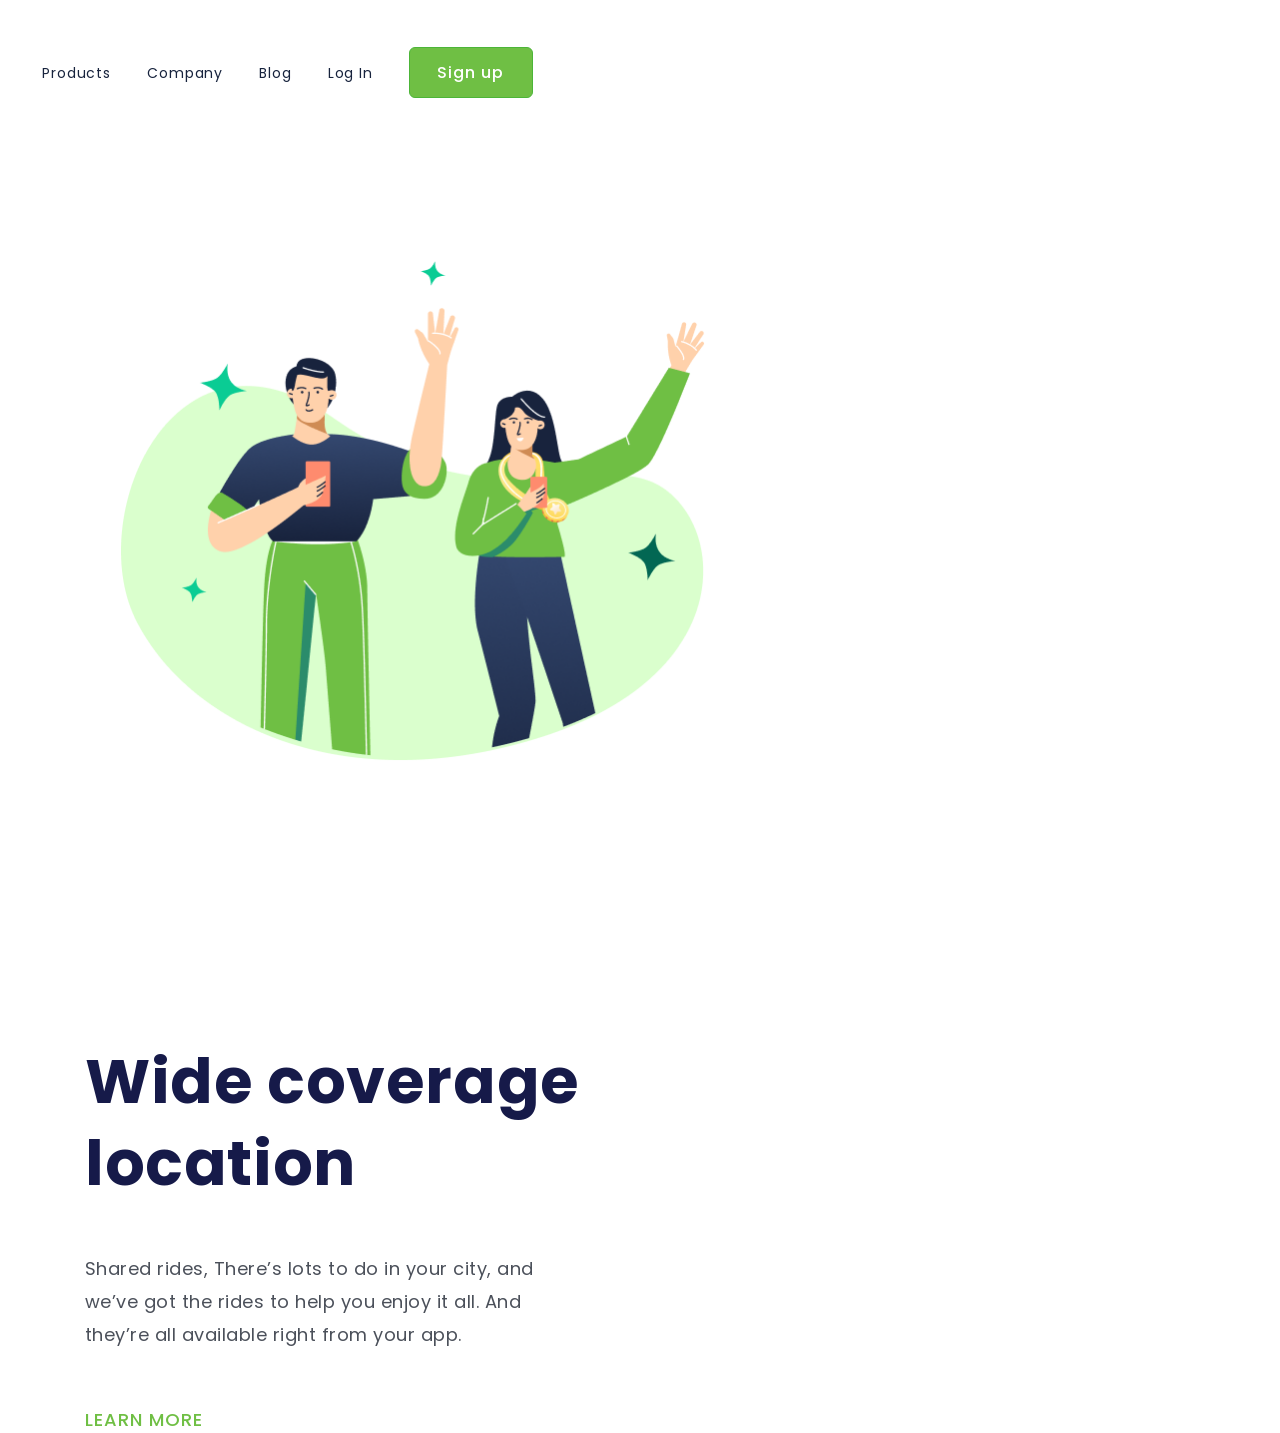
<file: index.html>
<!DOCTYPE html>
<html lang="pt-br">

<head>
    <meta charset="UTF-8">
    <meta http-equiv="X-UA-Compatible" content="IE=edge">
    <meta name="viewport" content="width=device-width, initial-scale=1.0">
    <link rel="stylesheet" href="./Styles-Wide.css">
    <link rel="preconnect" href="https://fonts.googleapis.com">
    <link rel="preconnect" href="https://fonts.gstatic.com" crossorigin>
    <link href="https://fonts.googleapis.com/css2?family=Poppins:wght@400;500;700&display=swap" rel="stylesheet">
    <title>Wide-Coverage-Location</title>
</head>

<body>
    <header>
        <a class="link-header">Products</a>
        <a class="link-header">Company</a>
        <a class="link-header">Blog</a>
        <a class="link-header">Log In</a>
        <button>Sign up</button>
    </header>
    <main>
    <img src="./assets/Wide-Coverage-Location.png" alt="congratulations" class="imagem">
    <section class="container">
        <h1>Wide coverage location</h1>
        <p>Shared rides, There’s lots to do in your city, and we’ve got the rides to help you enjoy it all. And they’re
            all available right from your app.</p>
        <a>LEARN MORE</a>
    </section>
    </main>
</body>
</html>
</file>
<file: Styles-Wide.css>
/* DESAFIO 1 CSS */

* {
    font-family: 'Poppins', sans-serif;
    margin: 0;
    padding: 0;
    box-sizing: border-box;
}

header {
    margin: 47px 0 0 42px;
}

.link-header {
    margin-right: 32px;
    font-weight: 400;
    font-size: 14px;
    line-height: 21px;
    text-align: center;
    letter-spacing: 0.875px;
    color: #17233D;
    cursor: pointer;
}

button {
    background: #6FBF44;
    border: 1px solid #4CB538;
    border-radius: 6px;
    width: 124px;
    height: 51px;
    font-weight: 500;
    font-size: 16px;
    line-height: 24px;
    letter-spacing: 1px;
    color: #FFFFFF;
    cursor: pointer;
}

.imagem {
    width: 595.18px;
    height: 500px;
    margin-left: 121px;
    display: inline-block;
    margin-top: 163px;
}

.container {
    display: inline-block;
    margin-left: 84.98px;
}

h1 {
    font-weight: 700;
    font-size: 62px;
    line-height: 82px;
    letter-spacing: 0.596154px;
    color: #161A49;
    width: 582px;
    margin-top: 273px;
}

p {
    font-weight: 400;
    font-size: 18px;
    line-height: 33px;
    letter-spacing: 0.5px;
    color: #4B505A;
    margin-top: 47px;
    margin-bottom: 55px;
    width: 493px;
}

a {
    font-weight: 500;
    font-size: 18px;
    line-height: 27px;
    letter-spacing: 1px;
    color: #6FBF44;
    cursor: pointer;
}
</file>
